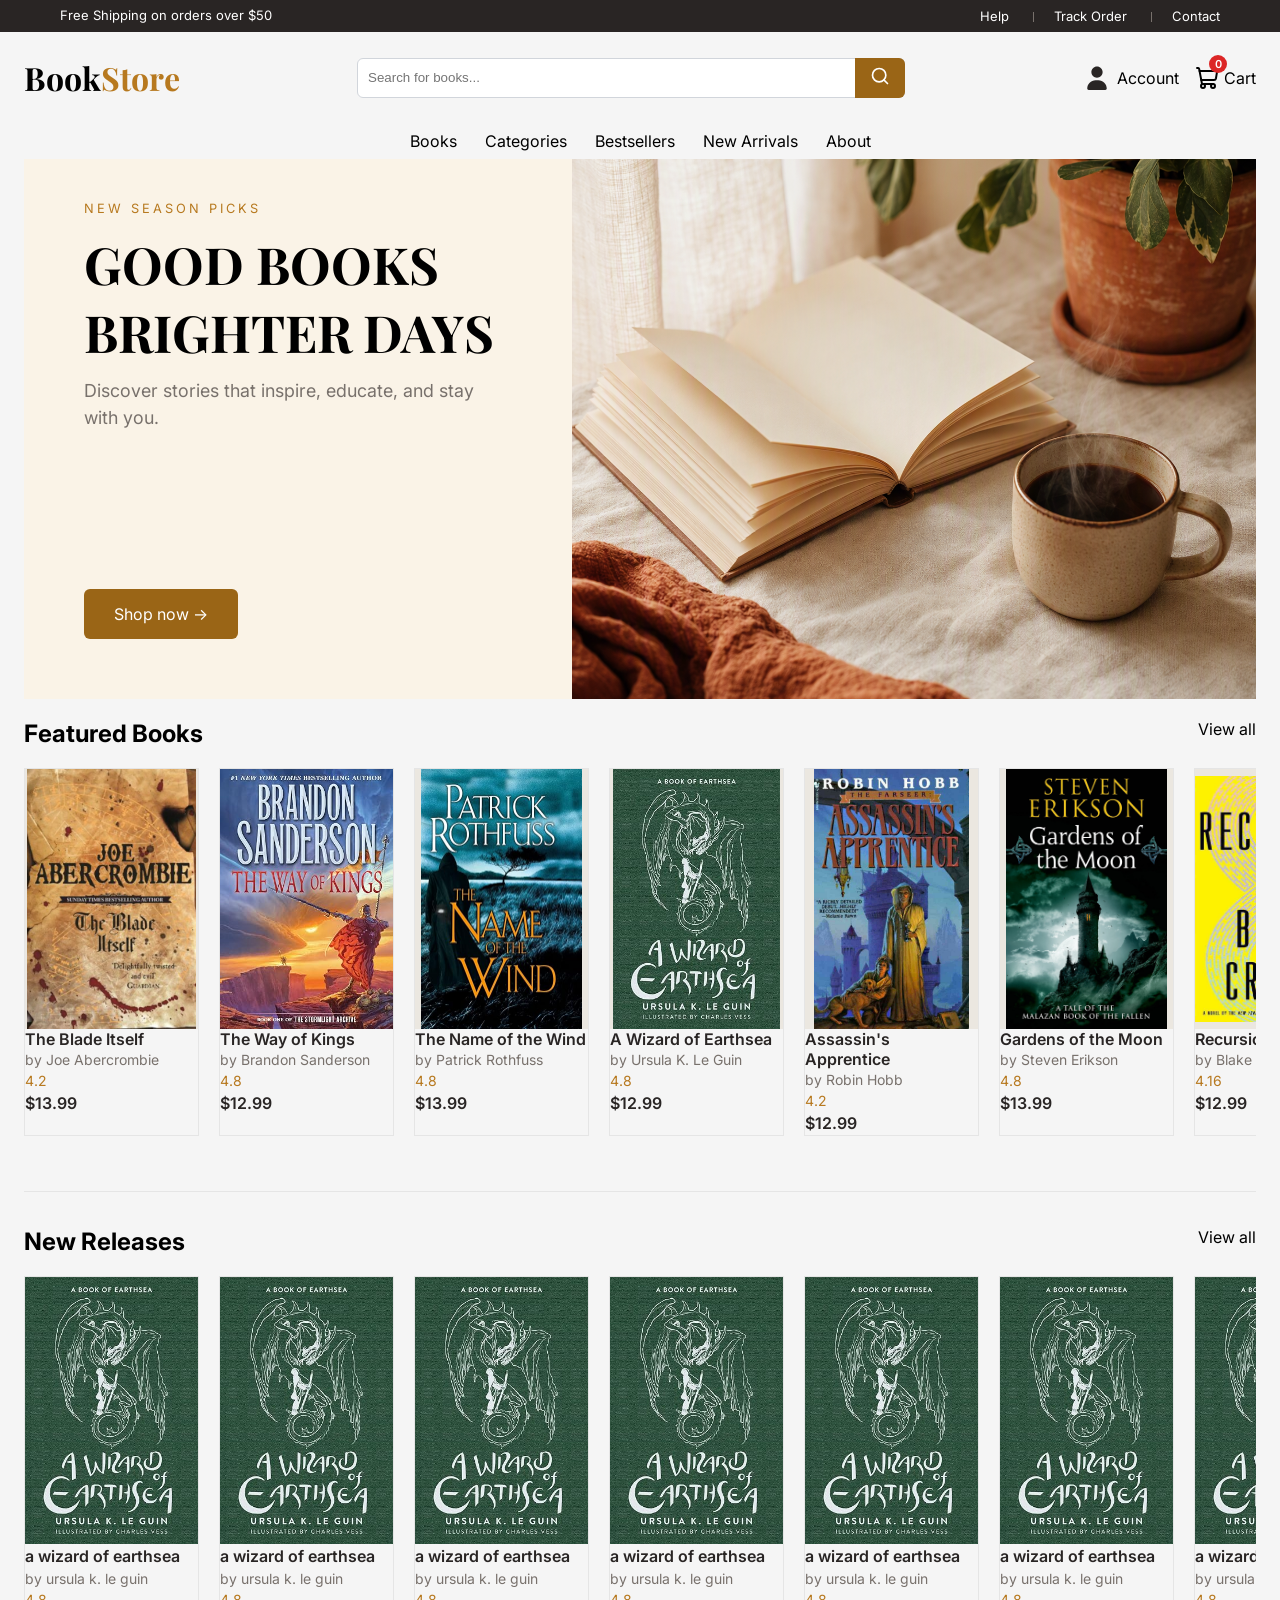
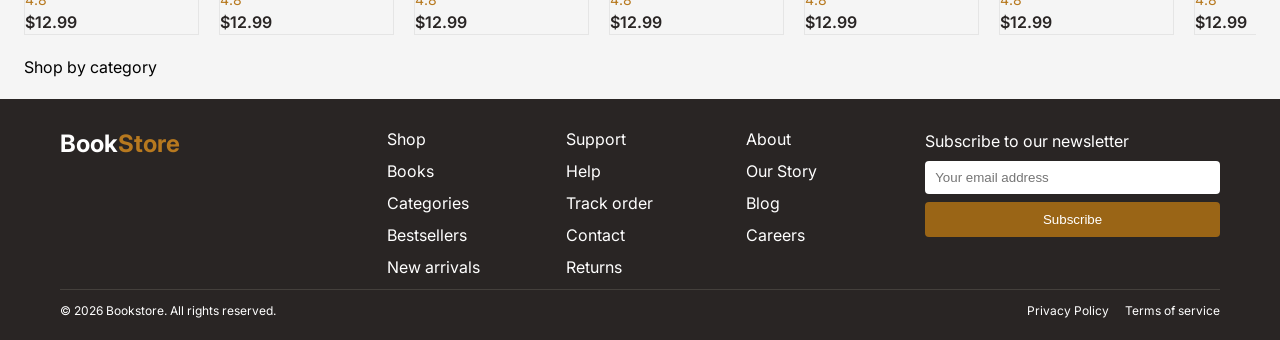
<file: index.html>
<!DOCTYPE html>
    <html>
        <head>
            <meta charset="UTF-8">
            <meta name="viewport" content="width=device-width, initial-scale=1.0">

            <link rel="preconnect" href="https://fonts.googleapis.com">
            <link rel="preconnect" href="https://fonts.gstatic.com" crossorigin>

            <link href="https://fonts.googleapis.com/css2?family=Inter:wght@400;500;600;700&family=Playfair+Display:wght@400;500;600;700&display=swap" rel="stylesheet">

            <title>BookStore</title>
            <link rel="stylesheet" href="index.css">
        </head>

        <body>
            <div class="main-container">
                <header class="header">
                    <div class="header-top">
                        <div class="header-top-left">
                            <p class="header-top-text">
                                Free Shipping on orders over $50
                            </p>
                        </div>

                        <div class="header-top-right">
                            <a href="#" class="header-top-link">
                                Help
                            </a>

                            <a href="#" class="header-top-link">
                                Track Order
                            </a>

                            <a href="#" class="header-top-link">
                                Contact
                            </a>
                        </div>
                    </div>

                    <div class="container">
                        <div class="header-bottom">
                            <h1>Book<span>Store</span></h1>


                            <div class="header-bottom-middle">
                                <input type="search" class="header-search" placeholder="Search for books...">

                                <button class="search-button">
                                    <svg xmlns="http://www.w3.org/2000/svg" width="20" height="20" viewBox="0 0 24 24" fill="none" stroke="currentColor" stroke-width="2" stroke-linecap="round" stroke-linejoin="round" class="search-icon lucide lucide-search"><path d="m21 21-4.34-4.34"/><circle cx="11" cy="11" r="8"/>
                                    </svg>
                                </button>
                                
                            </div>

                            <div class="header-bottom-right">

                                <a href="#" aria-label="account">
                                    <svg class="account-icon" xmlns="http://www.w3.org/2000/svg" viewBox="0 0 640 640"><path d="M320 312C386.3 312 440 258.3 440 192C440 125.7 386.3 72 320 72C253.7 72 200 125.7 200 192C200 258.3 253.7 312 320 312zM290.3 368C191.8 368 112 447.8 112 546.3C112 562.7 125.3 576 141.7 576L498.3 576C514.7 576 528 562.7 528 546.3C528 447.8 448.2 368 349.7 368L290.3 368z"/></svg>
                                    <span class="icon-label"> Account</span>
                                </a>

                                
                                <a href="cart.html" aria-label="cart">
                                    <svg xmlns="http://www.w3.org/2000/svg" width="24" height="24" viewBox="0 0 24 24" fill="none" stroke="currentColor" stroke-width="2" stroke-linecap="round" stroke-linejoin="round" class=" cart-icon lucide lucide-shopping-cart"><path d="m2.05 2.05 1.099-.028a1 1 0 0 1 1.008.815l2.69 14.347A1 1 0 0 0 7.83 18H18"/><path d="M4.563 5h16.435a1 1 0 0 1 .981 1.204l-1.026 6.226A2 2 0 0 1 18.962 14H6.25"/><circle cx="18" cy="20" r="2"/><circle cx="8" cy="20" r="2"/></svg>
                                    <span class="icon-label">Cart</span>
                                    <span class="cart-count">0</span>
                                </a>
                            </div>



                        </div>
                    </div>

                    <nav class="nav-menu">
                        <a class="nav-link" href="books.html">
                            Books
                        </a>

                        <a class="nav-link" href="books.html">
                            Categories
                        </a>
                        
                        <a class="nav-link" href="#">
                            Bestsellers
                        </a>

                        <a class="nav-link" href="#">
                            New Arrivals
                        </a>

                        <a class="nav-link" href="#">
                            About
                        </a>
                    </nav>
                </header>

                <section class="hero-section">
                    <div class="hero-content">
                        <div class="hero-content-text">
                            <p class="hero-eyebrow">
                                New season picks
                            </p>

                            <h2 class="hero-title">
                                GOOD BOOKS BRIGHTER DAYS
                            </h2>

                            <p class="hero-description">
                                Discover stories that inspire, educate, and stay with you.
                            </p>
                        </div>
                        
                        <a class="hero-button" href="books.html">
                            Shop now &rarr;
                        </a>
                    </div>

                    <img src="./images/Designer.png" alt="Stacked books, coffee mug and plant" class="hero-image">

                </section>

                <div class="container">
                    <main class="main-content">
                        <div class="featured-books-banner">
                            <h3 class="featured-books-title">
                                Featured Books
                            </h3>

                            <a class="view-all-link" href="#">
                                View all
                            </a>
                        </div>

                        <div class="featured-books-content">
                        </div>

                        <div class="new-releases-banner">
                            <h3 class="new-releases-title">
                                New Releases
                            </h3>

                            <a class="view-all-link" href="#">
                                View all
                            </a>
                        </div>


                        <div class="new-releases-content">
                            <div class="book-card">
                                <img src="images/a-wizard-of-earthsea.jpg" alt="A Wizard of Earthsea" class="book-image">

                                <p class="book-title">
                                    a wizard of earthsea
                                </p>
                                <p class="book-author">
                                    by ursula k. le guin
                                </p>

                                <p class="book-rating">
                                    4.8
                                </p>

                                <p class="book-price">
                                    $12.99
                                </p>
                            </div>
                            <div class="book-card">
                                <img src="images/a-wizard-of-earthsea.jpg" alt="A Wizard of Earthsea" class="book-image">

                                <p class="book-title">
                                    a wizard of earthsea
                                </p>
                                <p class="book-author">
                                    by ursula k. le guin
                                </p>

                                <p class="book-rating">
                                    4.8
                                </p>

                                <p class="book-price">
                                    $12.99
                                </p>
                            </div>

                            <div class="book-card">
                                <img src="images/a-wizard-of-earthsea.jpg" alt="A Wizard of Earthsea" class="book-image">

                                <p class="book-title">
                                    a wizard of earthsea
                                </p>
                                <p class="book-author">
                                    by ursula k. le guin
                                </p>

                                <p class="book-rating">
                                    4.8
                                </p>

                                <p class="book-price">
                                    $12.99
                                </p>
                            </div>

                            <div class="book-card">
                                <img src="images/a-wizard-of-earthsea.jpg" alt="A Wizard of Earthsea" class="book-image">

                                <p class="book-title">
                                    a wizard of earthsea
                                </p>
                                <p class="book-author">
                                    by ursula k. le guin
                                </p>

                                <p class="book-rating">
                                    4.8
                                </p>

                                <p class="book-price">
                                    $12.99
                                </p>
                            </div>

                            <div class="book-card">
                                <img src="images/a-wizard-of-earthsea.jpg" alt="A Wizard of Earthsea" class="book-image">

                                <p class="book-title">
                                    a wizard of earthsea
                                </p>
                                <p class="book-author">
                                    by ursula k. le guin
                                </p>

                                <p class="book-rating">
                                    4.8
                                </p>

                                <p class="book-price">
                                    $12.99
                                </p>
                            </div>

                            <div class="book-card">
                                <img src="images/a-wizard-of-earthsea.jpg" alt="A Wizard of Earthsea" class="book-image">

                                <p class="book-title">
                                    a wizard of earthsea
                                </p>
                                <p class="book-author">
                                    by ursula k. le guin
                                </p>

                                <p class="book-rating">
                                    4.8
                                </p>

                                <p class="book-price">
                                    $12.99
                                </p>
                            </div>

                            <div class="book-card">
                                <img src="images/a-wizard-of-earthsea.jpg" alt="A Wizard of Earthsea" class="book-image">

                                <p class="book-title">
                                    a wizard of earthsea
                                </p>
                                <p class="book-author">
                                    by ursula k. le guin
                                </p>

                                <p class="book-rating">
                                    4.8
                                </p>

                                <p class="book-price">
                                    $12.99
                                </p>
                            </div>

                            <div class="book-card">
                                <img src="images/a-wizard-of-earthsea.jpg" alt="A Wizard of Earthsea" class="book-image">

                                <p class="book-title">
                                    a wizard of earthsea
                                </p>
                                <p class="book-author">
                                    by ursula k. le guin
                                </p>

                                <p class="book-rating">
                                    4.8
                                </p>

                                <p class="book-price">
                                    $12.99
                                </p>
                            </div>

                            <div class="book-card">
                                <img src="images/a-wizard-of-earthsea.jpg" alt="A Wizard of Earthsea" class="book-image">

                                <p class="book-title">
                                    a wizard of earthsea
                                </p>
                                <p class="book-author">
                                    by ursula k. le guin
                                </p>

                                <p class="book-rating">
                                    4.8
                                </p>

                                <p class="book-price">
                                    $12.99
                                </p>
                            </div>

                            <div class="book-card">
                                <img src="images/a-wizard-of-earthsea.jpg" alt="A Wizard of Earthsea" class="book-image">

                                <p class="book-title">
                                    a wizard of earthsea
                                </p>
                                <p class="book-author">
                                    by ursula k. le guin
                                </p>

                                <p class="book-rating">
                                    4.8
                                </p>

                                <p class="book-price">
                                    $12.99
                                </p>
                            </div>
                        </div>

                        <div>
                            <p>
                                Shop by category
                            </p>
                        </div>
                        
                    </main>                
                </div>



                <footer class="footer">
                    <div class="top-footer">
                        <div class="footer-brand">
                            <h3 class="footer-title">
                                Book<span>Store</span>
                            </h3>

                            <div class="footer-socials">

                            </div>
                        </div>
                        <div class="footer-shop">
                            <a href="#">
                                Shop
                            </a>

                            <a href="#">
                                Books
                            </a>

                            <a href="#">
                                Categories
                            </a>

                            <a href="#">
                                Bestsellers
                            </a>

                            <a href="#">
                                New arrivals
                            </a>
                        </div>

                        <div class="footer-support">
                            <a href="#">
                                Support
                            </a>

                            <a href="#">
                                Help
                            </a>

                            <a href="#">
                                Track order
                            </a>

                            <a href="#">
                                Contact
                            </a>

                            <a href="#">
                                Returns
                            </a>
                        </div>

                        <div class="footer-about">
                            <a href="#">
                                About
                            </a>

                            <a href="#">
                                Our Story
                            </a>

                            <a href="#">
                                Blog
                            </a>

                            <a href="#">
                                Careers
                            </a>
                        </div>

                        <div class="footer-newsletter">
                            <p>Subscribe to our newsletter</p>
                            <input type="email" class="newsletter-input" placeholder="Your email address">
                            <button class="newsletter-button">
                                Subscribe
                            </button>
                        </div>
                    </div>

                    <div class="bottom-footer">
                        <p>
                            © 2026 Bookstore. All rights reserved.
                        </p>

                        <div class="bottom-footer-right">
                            <p>
                                Privacy Policy
                            </p>

                            <p>
                                Terms of service
                            </p>
                        </div>
                    </div>
                </footer>


            </div>
            <script src="scripts/index.js" type="module"></script>
            <script src="scripts/cart.js" type="module"></script>
        </body>
    </html>
</file>
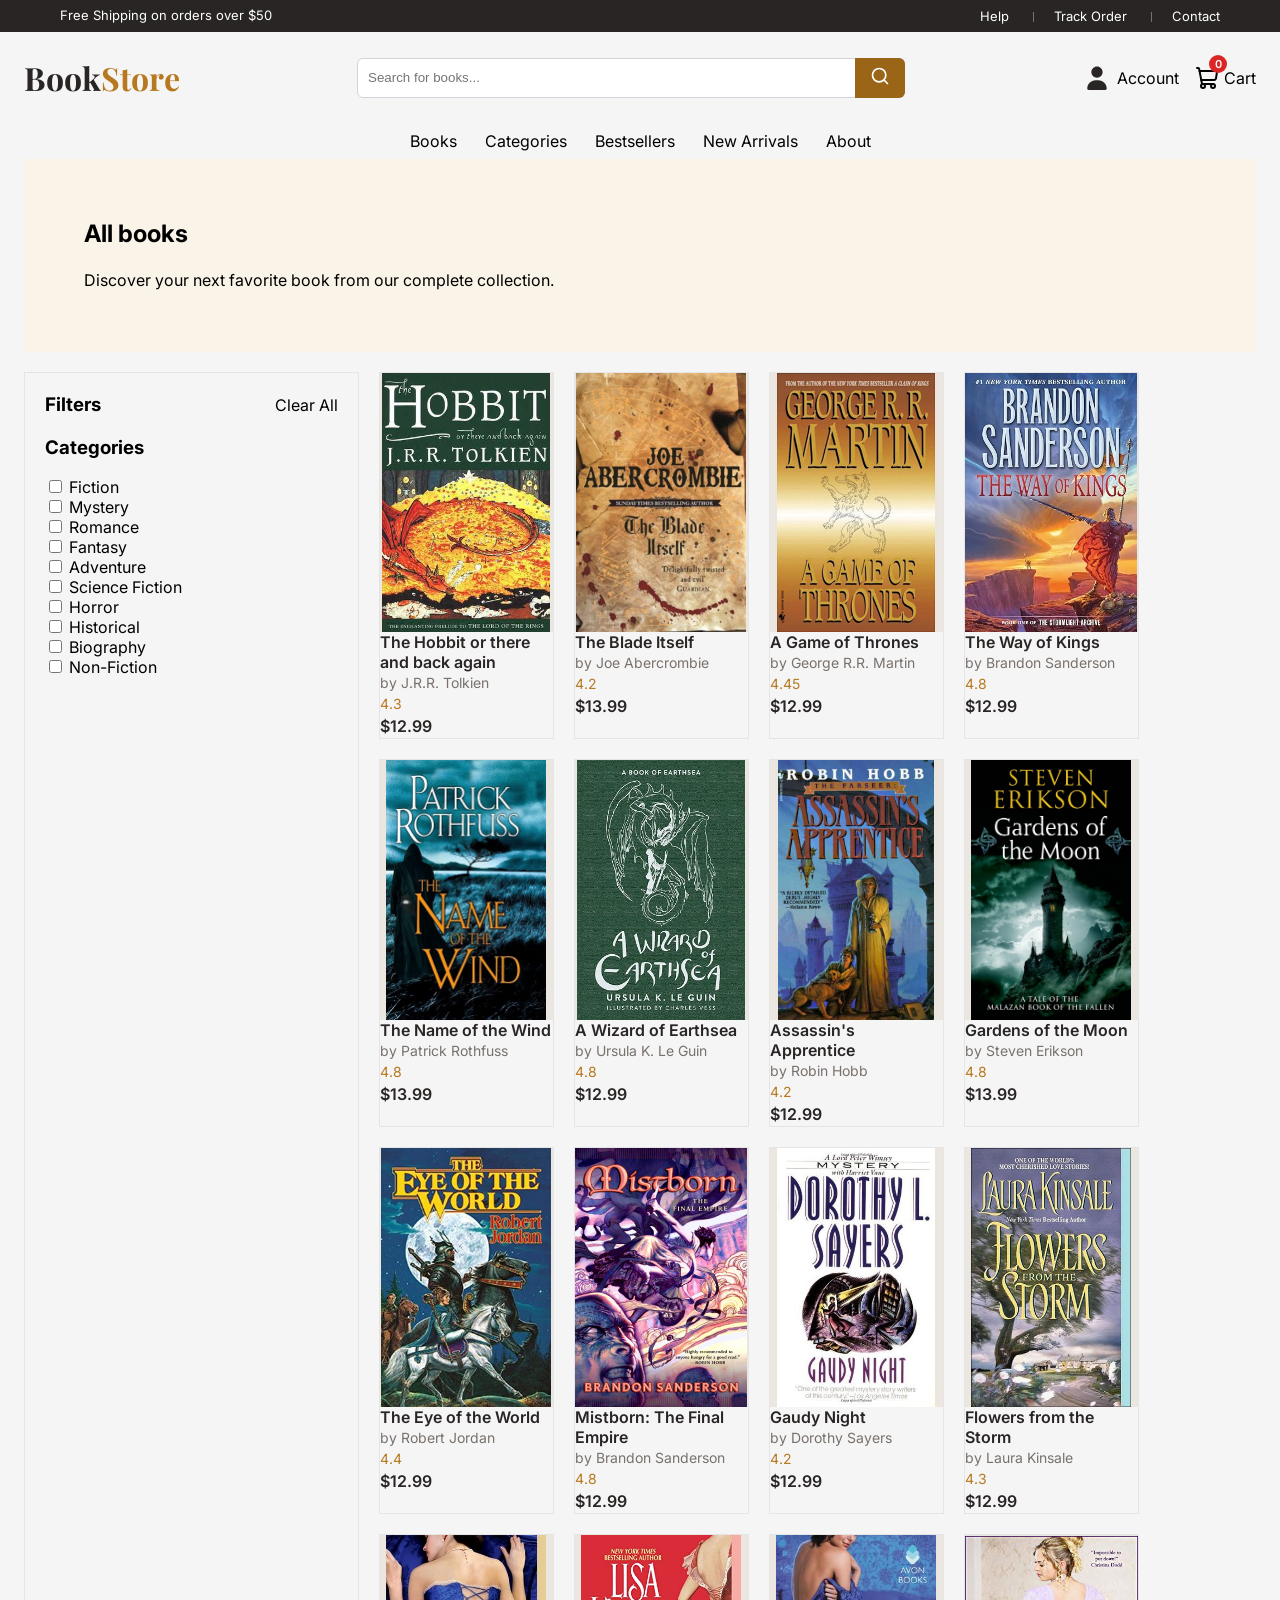
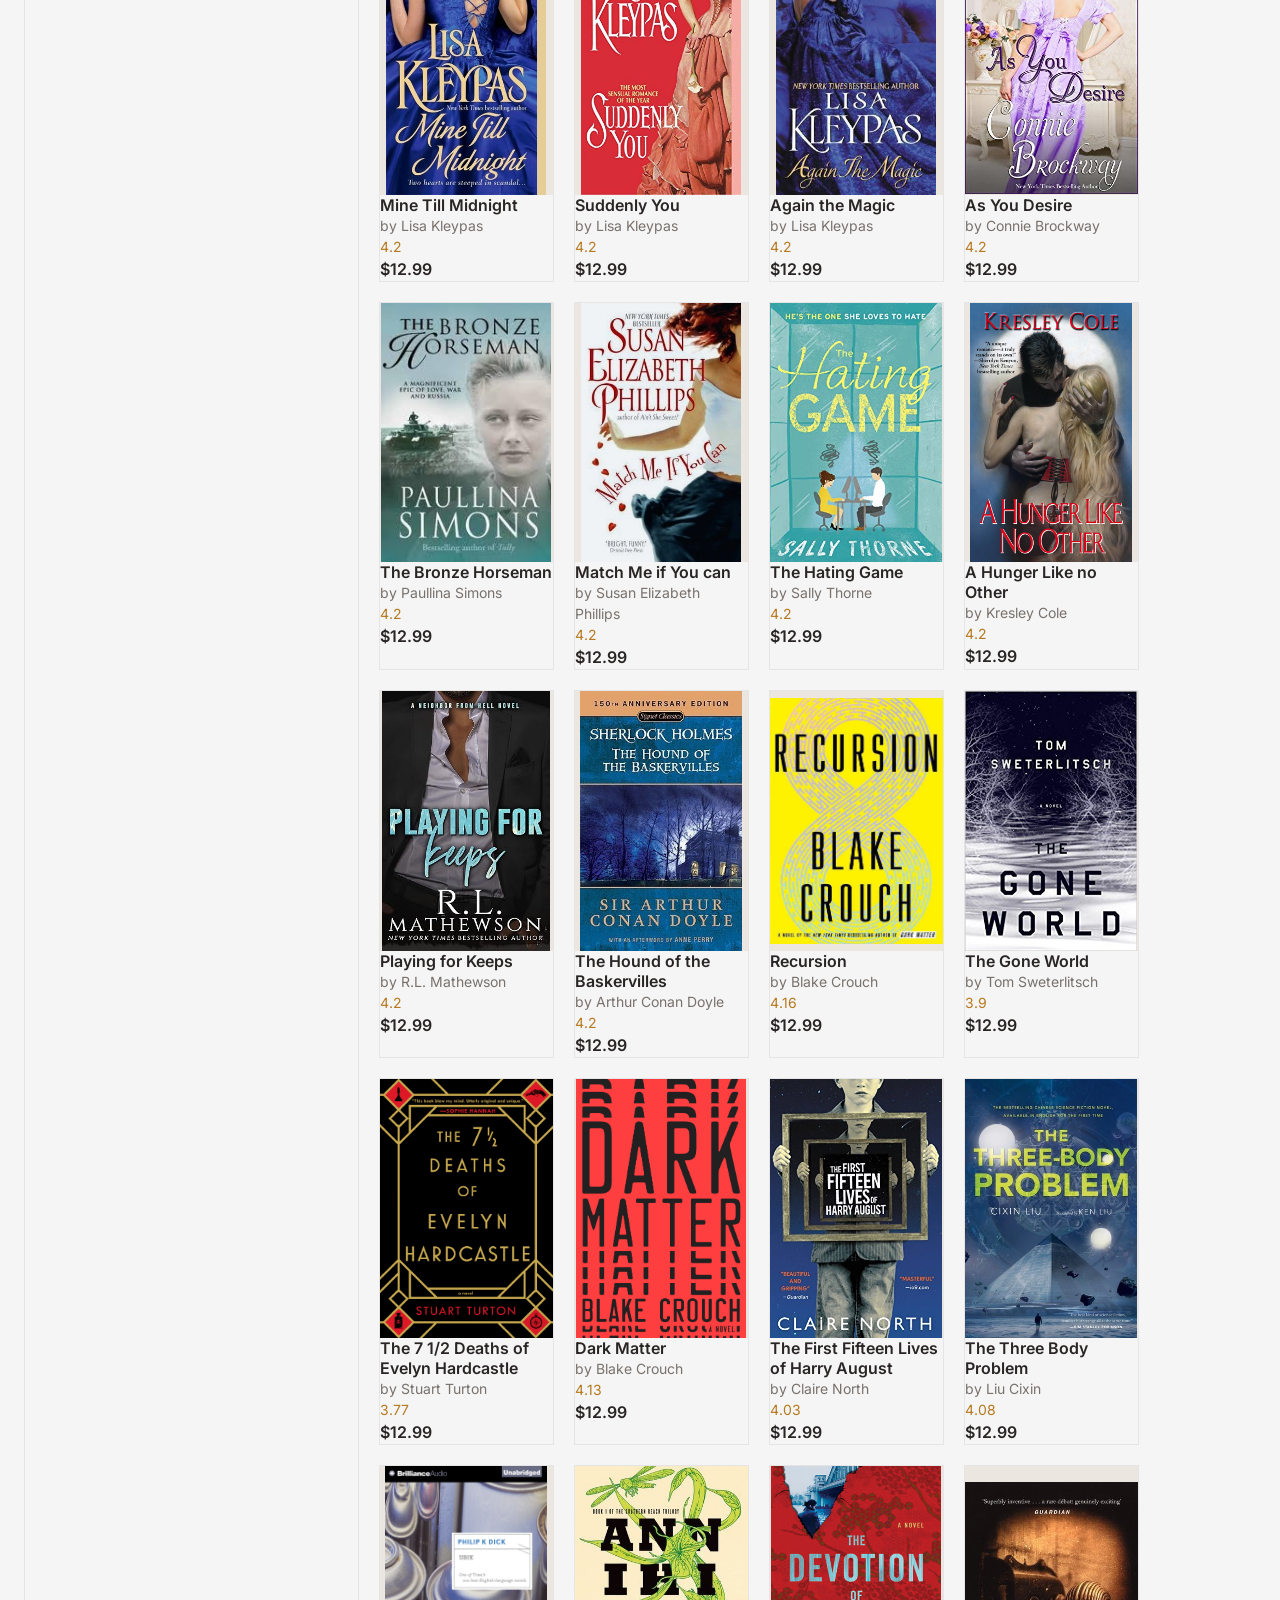
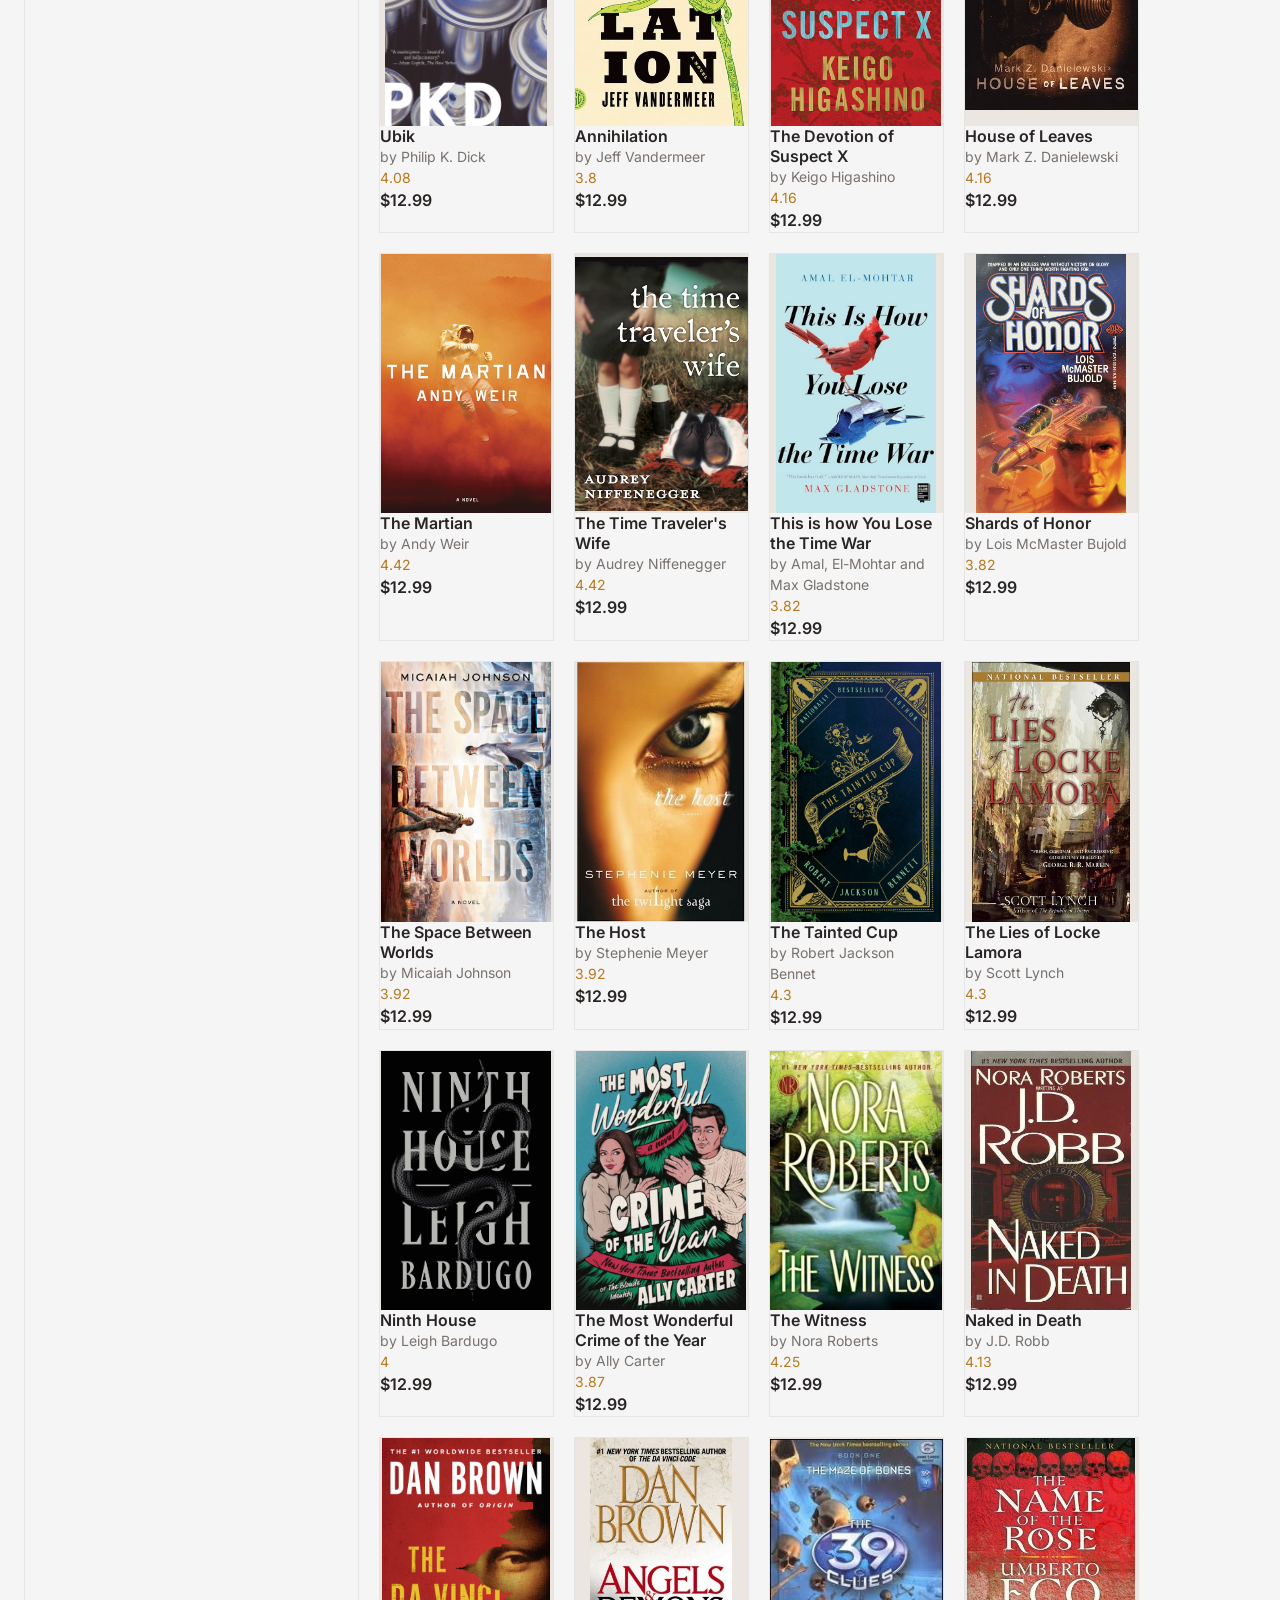
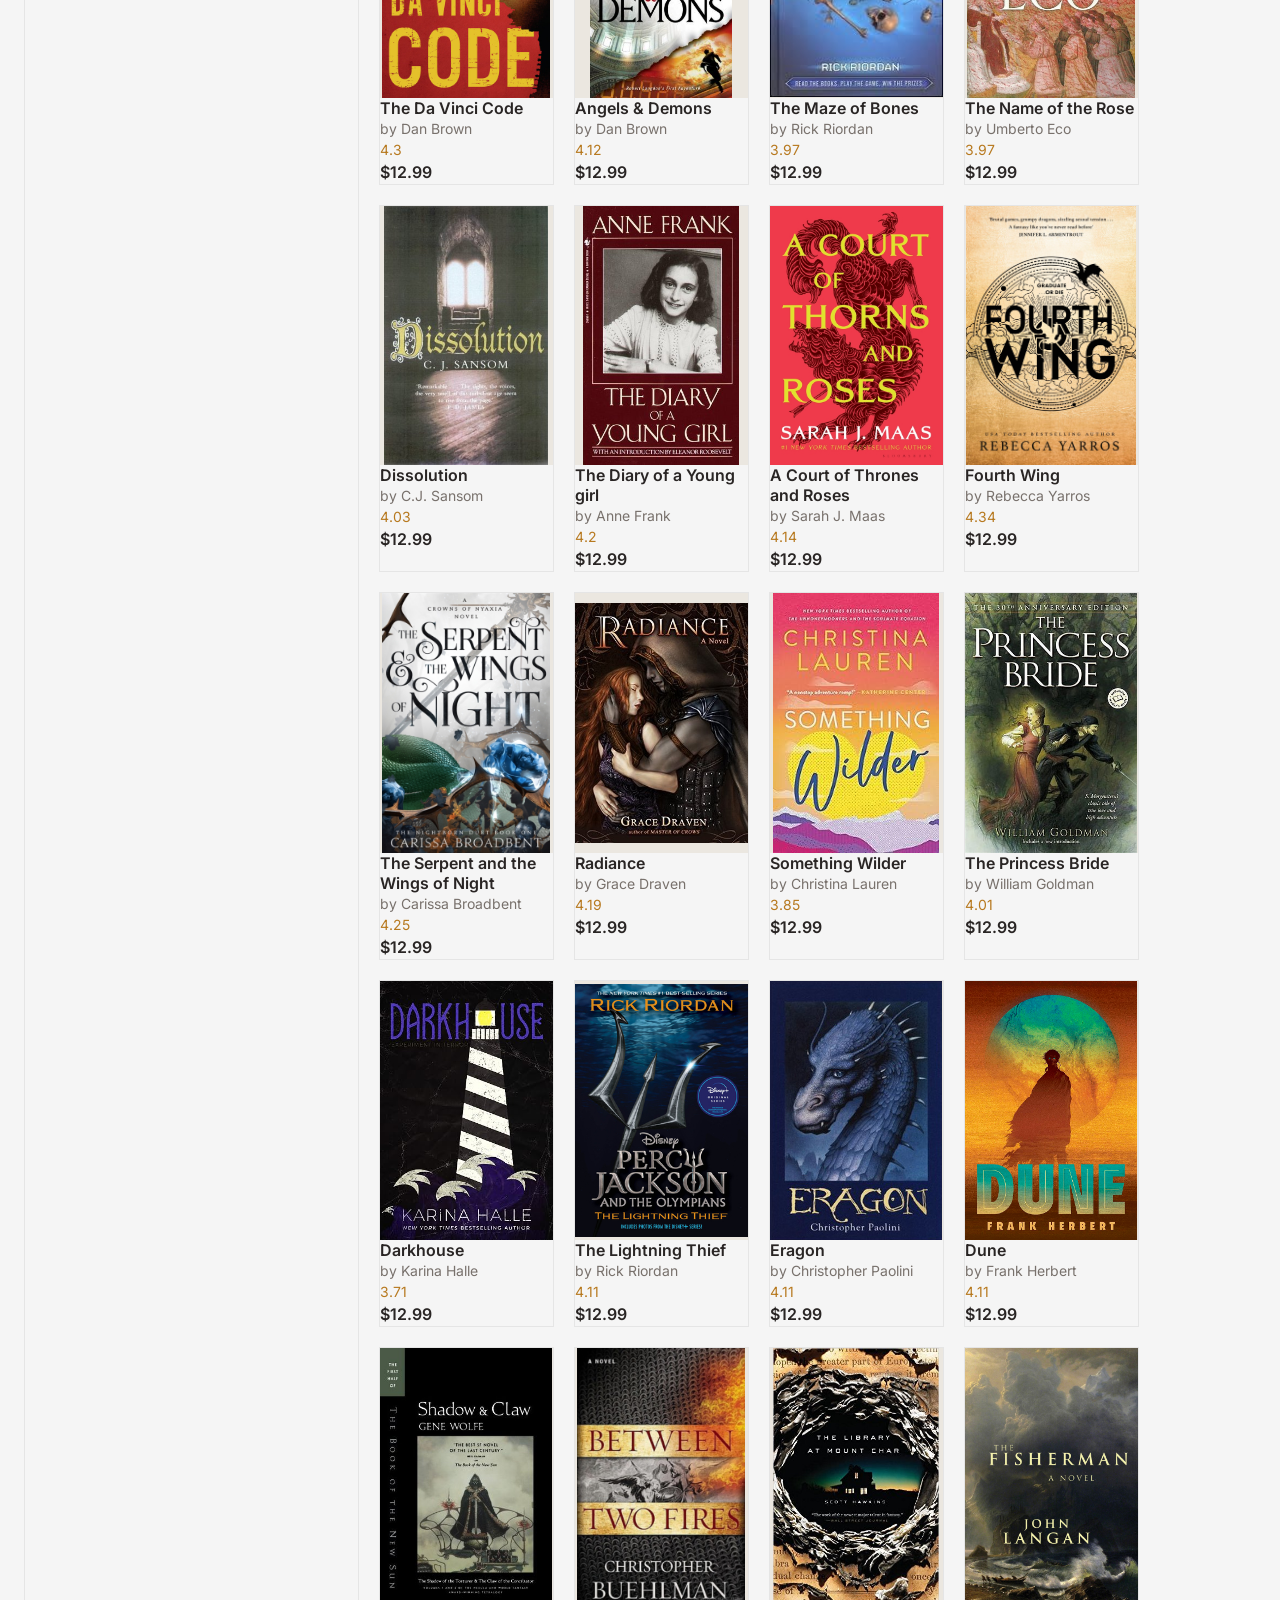
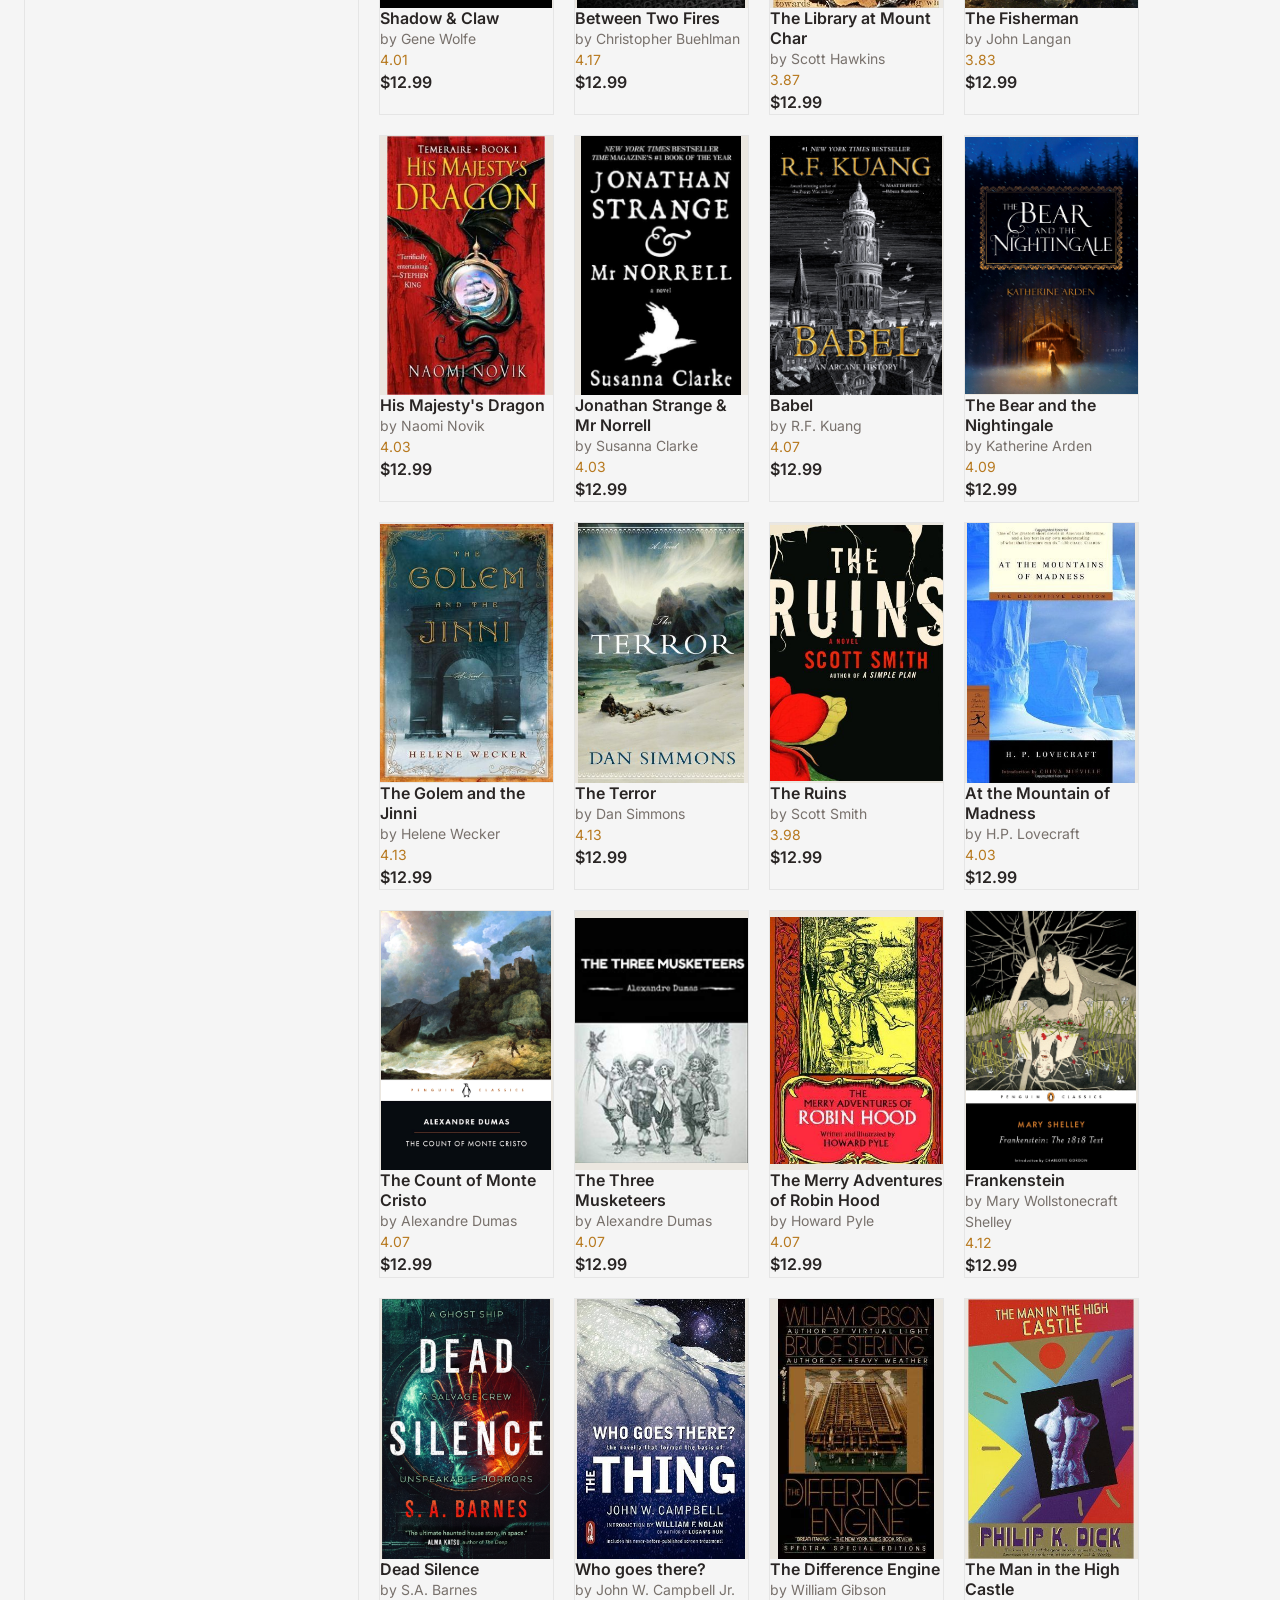
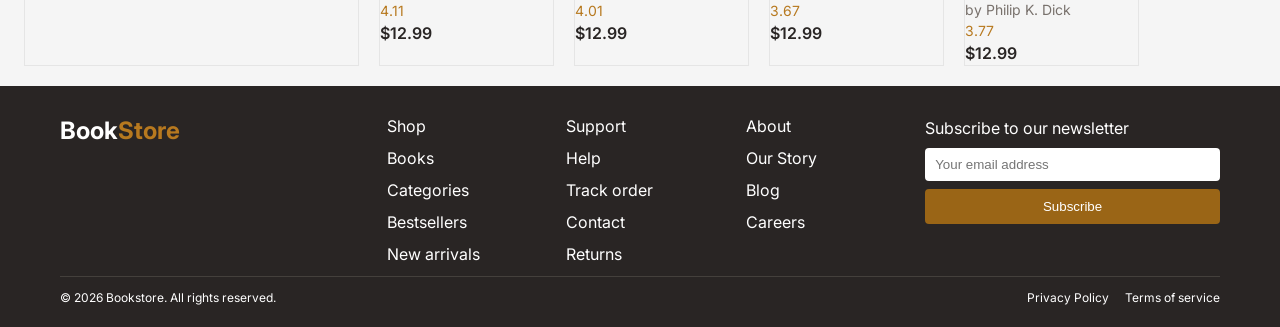
<file: books.html>
<!DOCTYPE html>
    <html>
        <head>
            <meta charset="UTF-8">
            <meta name="viewport" content="width=device-width, initial-scale=1.0">

            <link rel="preconnect" href="https://fonts.googleapis.com">
            <link rel="preconnect" href="https://fonts.gstatic.com" crossorigin>

            <link href="https://fonts.googleapis.com/css2?family=Inter:wght@400;500;600;700&family=Playfair+Display:wght@400;500;600;700&display=swap" rel="stylesheet">

            <title>BookStore</title>
            <link rel="stylesheet" href="books.css">
            <link rel="stylesheet" href="index.css">
        </head>

        <body>
            <div class="main-container">
                <header class="header">
                    <div class="header-top">
                        <div class="header-top-left">
                            <p class="header-top-text">
                                Free Shipping on orders over $50
                            </p>
                        </div>

                        <div class="header-top-right">
                            <a href="#" class="header-top-link">
                                Help
                            </a>

                            <a href="#" class="header-top-link">
                                Track Order
                            </a>

                            <a href="#" class="header-top-link">
                                Contact
                            </a>
                        </div>
                    </div>

                    <div class="container">
                        <div class="header-bottom">
                            <a href="index.html" class="header-bottom-logo">Book<span>Store</span></a>


                            <div class="header-bottom-middle">
                                <input type="search" class="header-search" placeholder="Search for books...">

                                <button class="search-button">
                                    <svg xmlns="http://www.w3.org/2000/svg" width="20" height="20" viewBox="0 0 24 24" fill="none" stroke="currentColor" stroke-width="2" stroke-linecap="round" stroke-linejoin="round" class="search-icon lucide lucide-search"><path d="m21 21-4.34-4.34"/><circle cx="11" cy="11" r="8"/>
                                    </svg>
                                </button>
                                
                            </div>

                            <div class="header-bottom-right">

                                <a href="#" aria-label="account">
                                    <svg class="account-icon" xmlns="http://www.w3.org/2000/svg" viewBox="0 0 640 640"><path d="M320 312C386.3 312 440 258.3 440 192C440 125.7 386.3 72 320 72C253.7 72 200 125.7 200 192C200 258.3 253.7 312 320 312zM290.3 368C191.8 368 112 447.8 112 546.3C112 562.7 125.3 576 141.7 576L498.3 576C514.7 576 528 562.7 528 546.3C528 447.8 448.2 368 349.7 368L290.3 368z"/></svg>
                                    <span class="icon-label"> Account</span>
                                </a>

                                
                                <a href="cart.html" aria-label="cart">
                                    <svg xmlns="http://www.w3.org/2000/svg" width="24" height="24" viewBox="0 0 24 24" fill="none" stroke="currentColor" stroke-width="2" stroke-linecap="round" stroke-linejoin="round" class=" cart-icon lucide lucide-shopping-cart"><path d="m2.05 2.05 1.099-.028a1 1 0 0 1 1.008.815l2.69 14.347A1 1 0 0 0 7.83 18H18"/><path d="M4.563 5h16.435a1 1 0 0 1 .981 1.204l-1.026 6.226A2 2 0 0 1 18.962 14H6.25"/><circle cx="18" cy="20" r="2"/><circle cx="8" cy="20" r="2"/></svg>
                                    <span class="icon-label">Cart</span>
                                    <span class="cart-count">0</span>
                                </a>
                            </div>



                        </div>
                    </div>

                    <nav class="nav-menu">
                        <a class="nav-link" href="books.html">
                            Books
                        </a>

                        <a class="nav-link" href="books.html">
                            Categories
                        </a>
                        
                        <a class="nav-link" href="#">
                            Bestsellers
                        </a>

                        <a class="nav-link" href="#">
                            New Arrivals
                        </a>

                        <a class="nav-link" href="#">
                            About
                        </a>
                    </nav>
                </header>

                <section class="hero-section">
                    <div class="hero-content">
                        <h2>
                            All books
                        </h2>

                        <p>
                            Discover your next favorite book from our complete collection.
                        </p>
                    </div>
                </section>

                <div class="container">
                    <div class="content-wrapper">
                        <button class="filter-toggle" aria-expanded="false" aria-controls="filters">
                            Filters
                        </button>
                        <aside class="sidebar" id="filters">
                            <div class="sidebar-header">
                                <h3 class="sidebar-title">
                                    Filters
                                </h3>

                                <p>
                                    Clear All
                                </p>
                            </div>

                            <div class="category-filter">
                                <h3>
                                    Categories
                                </h3>
                                
                                <div class="category-options">
                                    <input type="checkbox" id="fiction" value="fiction">
                                    <label for="fiction">
                                        Fiction
                                    </label>
                                </div>

                                <div class="category-options">
                                    <input type="checkbox" id="mystery" value="mystery">
                                    <label for="mystery">
                                        Mystery
                                    </label>
                                </div>

                                <div class="category-options">
                                    <input type="checkbox" id="romance" value="romance">
                                    <label for="romance">
                                        Romance
                                    </label>
                                </div>

                                <div class="category-options">
                                    <input type="checkbox" id="fantasy" value="fantasy">
                                    <label for="fantasy">
                                        Fantasy
                                    </label>
                                </div>

                                <div class="category-options">
                                    <input type="checkbox" id="adventure" value="adventure">
                                    <label for="adventure">
                                        Adventure
                                    </label>
                                </div>

                                <div class="category-options">
                                    <input type="checkbox" id="science-fiction" value="science fiction">
                                    <label for="science-fiction">
                                        Science Fiction
                                    </label>
                                </div>

                                <div class="category-options">
                                    <input type="checkbox" id="horror" value="horror">
                                    <label for="horror">
                                        Horror
                                    </label>
                                </div>

                                <div class="category-options">
                                    <input type="checkbox" id="historical" value="historical">
                                    <label for="historical">
                                        Historical
                                    </label>
                                </div>

                                <div class="category-options">
                                    <input type="checkbox" id="biography" value="biography">
                                    <label for="biography">
                                        Biography
                                    </label>
                                </div>

                                <div class="category-options">
                                    <input type="checkbox" id="non-fiction" value="non fiction">
                                    <label for="non-fiction">
                                        Non-Fiction
                                    </label>
                                </div>
                            </div>

                            <div class="price-range-filter">
                                
                            </div>

                            <div class="rating-filter">

                            </div>

                            <div class="format-filter">

                            </div>

                        </aside>

                        <div class="book-grid">
                        </div>
                    </div>

                </div>

                <footer class="footer">
                    <div class="top-footer">
                        <div class="footer-brand">
                            <h3 class="footer-title">
                                Book<span>Store</span>
                            </h3>

                            <div class="footer-socials">

                            </div>
                        </div>
                        <div class="footer-shop">
                            <a href="#">
                                Shop
                            </a>

                            <a href="#">
                                Books
                            </a>

                            <a href="#">
                                Categories
                            </a>

                            <a href="#">
                                Bestsellers
                            </a>

                            <a href="#">
                                New arrivals
                            </a>
                        </div>

                        <div class="footer-support">
                            <a href="#">
                                Support
                            </a>

                            <a href="#">
                                Help
                            </a>

                            <a href="#">
                                Track order
                            </a>

                            <a href="#">
                                Contact
                            </a>

                            <a href="#">
                                Returns
                            </a>
                        </div>

                        <div class="footer-about">
                            <a href="#">
                                About
                            </a>

                            <a href="#">
                                Our Story
                            </a>

                            <a href="#">
                                Blog
                            </a>

                            <a href="#">
                                Careers
                            </a>
                        </div>

                        <div class="footer-newsletter">
                            <p>Subscribe to our newsletter</p>
                            <input type="email" class="newsletter-input" placeholder="Your email address">
                            <button class="newsletter-button">
                                Subscribe
                            </button>
                        </div>
                    </div>

                    <div class="bottom-footer">
                        <p>
                            © 2026 Bookstore. All rights reserved.
                        </p>

                        <div class="bottom-footer-right">
                            <p>
                                Privacy Policy
                            </p>

                            <p>
                                Terms of service
                            </p>
                        </div>
                    </div>
                </footer>


            </div>
            <script src="scripts/all-books-page-render.js" type="module"></script>
            <script src="scripts/cart.js" type="module"></script>
        </body>
    </html>
</file>
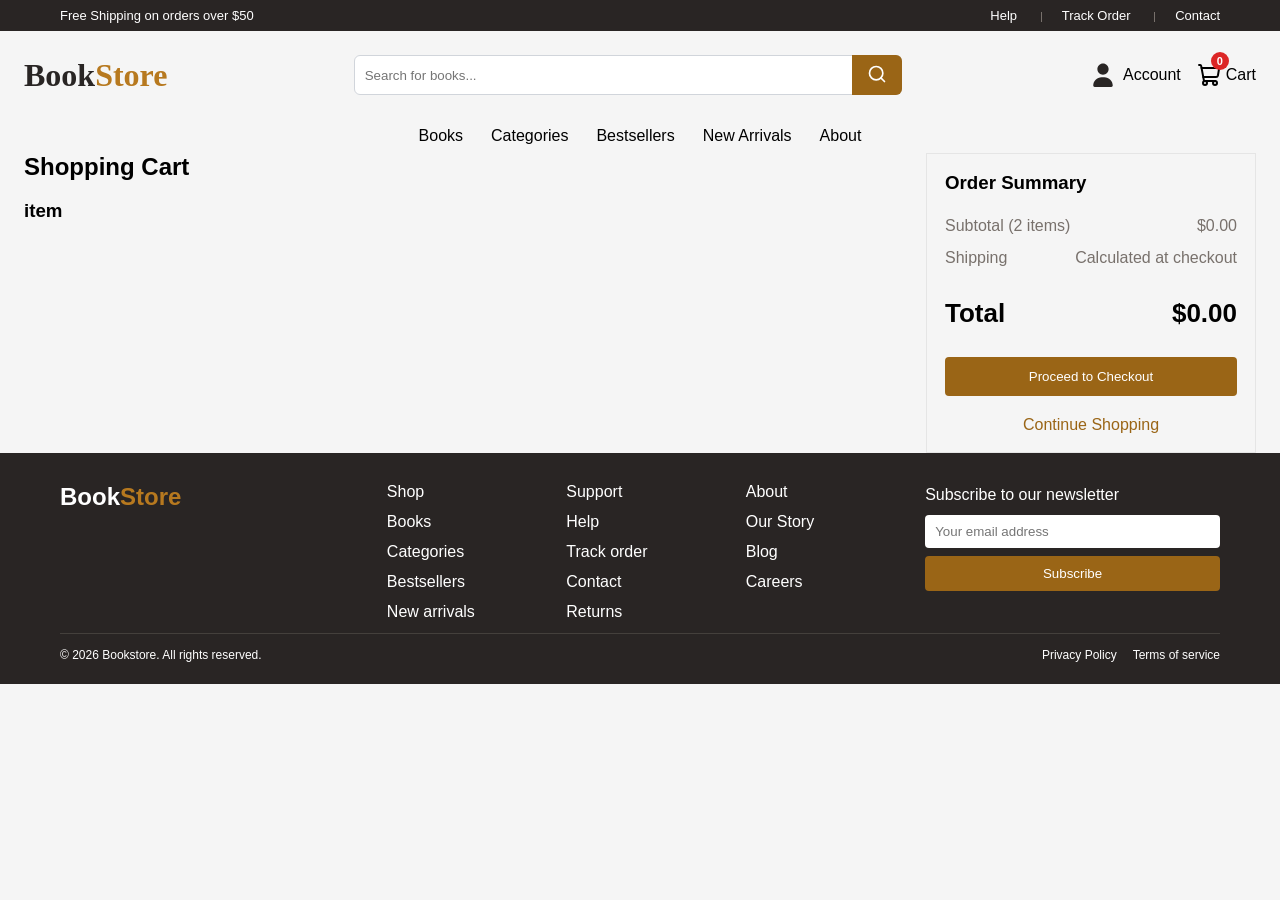
<file: cart.html>
<!DOCTYPE html>
<html>
    <head>
        <link rel="stylesheet" href="index.css">
        <link rel="stylesheet" href="cart.css">
    </head>
    
    <body>
        <div class="main-container">
            <header class="header">
                <div class="header-top">
                    <div class="header-top-left">
                        <p class="header-top-text">
                            Free Shipping on orders over $50
                        </p>
                    </div>

                    <div class="header-top-right">
                        <a href="#" class="header-top-link">
                            Help
                        </a>

                        <a href="#" class="header-top-link">
                            Track Order
                        </a>

                        <a href="#" class="header-top-link">
                            Contact
                        </a>
                    </div>
                </div>

                <div class="container">
                    <div class="header-bottom">
                        <a href="index.html" class="header-bottom-logo">Book<span>Store</span></a>


                        <div class="header-bottom-middle">
                            <input type="search" class="header-search" placeholder="Search for books...">

                            <button class="search-button">
                                <svg xmlns="http://www.w3.org/2000/svg" width="20" height="20" viewBox="0 0 24 24" fill="none" stroke="currentColor" stroke-width="2" stroke-linecap="round" stroke-linejoin="round" class="search-icon lucide lucide-search"><path d="m21 21-4.34-4.34"/><circle cx="11" cy="11" r="8"/>
                                </svg>
                            </button>
                            
                        </div>

                        <div class="header-bottom-right">

                            <a href="#" aria-label="account">
                                <svg class="account-icon" xmlns="http://www.w3.org/2000/svg" viewBox="0 0 640 640"><path d="M320 312C386.3 312 440 258.3 440 192C440 125.7 386.3 72 320 72C253.7 72 200 125.7 200 192C200 258.3 253.7 312 320 312zM290.3 368C191.8 368 112 447.8 112 546.3C112 562.7 125.3 576 141.7 576L498.3 576C514.7 576 528 562.7 528 546.3C528 447.8 448.2 368 349.7 368L290.3 368z"/></svg>
                                <span class="icon-label"> Account</span>
                            </a>

                            
                            <a href="#" aria-label="cart">
                                <svg xmlns="http://www.w3.org/2000/svg" width="24" height="24" viewBox="0 0 24 24" fill="none" stroke="currentColor" stroke-width="2" stroke-linecap="round" stroke-linejoin="round" class=" cart-icon lucide lucide-shopping-cart"><path d="m2.05 2.05 1.099-.028a1 1 0 0 1 1.008.815l2.69 14.347A1 1 0 0 0 7.83 18H18"/><path d="M4.563 5h16.435a1 1 0 0 1 .981 1.204l-1.026 6.226A2 2 0 0 1 18.962 14H6.25"/><circle cx="18" cy="20" r="2"/><circle cx="8" cy="20" r="2"/></svg>
                                <span class="icon-label">Cart</span>
                                <span class="cart-count">0</span>
                            </a>
                        </div>



                    </div>
                </div>

                <nav class="nav-menu">
                    <a class="nav-link" href="books.html">
                        Books
                    </a>

                    <a class="nav-link" href="books.html">
                        Categories
                    </a>
                    
                    <a class="nav-link" href="#">
                        Bestsellers
                    </a>

                    <a class="nav-link" href="#">
                        New Arrivals
                    </a>

                    <a class="nav-link" href="#">
                        About
                    </a>
                </nav>
            </header>
        </div>

        <div class="container">
            <div class="shoping-section">
                <div>
                    <h2>
                        Shopping Cart
                    </h2>

                    <h3>
                        item
                    </h3>

                    <div class="cart-items">
                    </div>
                </div>

                <div class="total-cost js-total-cost">
                </div>
            </div>
        </div>


        <footer class="footer">
            <div class="top-footer">
                <div class="footer-brand">
                    <h3 class="footer-title">
                        Book<span>Store</span>
                    </h3>

                    <div class="footer-socials">

                    </div>
                </div>
                <div class="footer-shop">
                    <a href="#">
                        Shop
                    </a>

                    <a href="#">
                        Books
                    </a>

                    <a href="#">
                        Categories
                    </a>

                    <a href="#">
                        Bestsellers
                    </a>

                    <a href="#">
                        New arrivals
                    </a>
                </div>

                <div class="footer-support">
                    <a href="#">
                        Support
                    </a>

                    <a href="#">
                        Help
                    </a>

                    <a href="#">
                        Track order
                    </a>

                    <a href="#">
                        Contact
                    </a>

                    <a href="#">
                        Returns
                    </a>
                </div>

                <div class="footer-about">
                    <a href="#">
                        About
                    </a>

                    <a href="#">
                        Our Story
                    </a>

                    <a href="#">
                        Blog
                    </a>

                    <a href="#">
                        Careers
                    </a>
                </div>

                <div class="footer-newsletter">
                    <p>Subscribe to our newsletter</p>
                    <input type="email" class="newsletter-input" placeholder="Your email address">
                    <button class="newsletter-button">
                        Subscribe
                    </button>
                </div>
            </div>

            <div class="bottom-footer">
                <p>
                    © 2026 Bookstore. All rights reserved.
                </p>

                <div class="bottom-footer-right">
                    <p>
                        Privacy Policy
                    </p>

                    <p>
                        Terms of service
                    </p>
                </div>
            </div>
        </footer>

        <script src="scripts/cart.js" type="module"></script>
    </body>
</html>
</file>
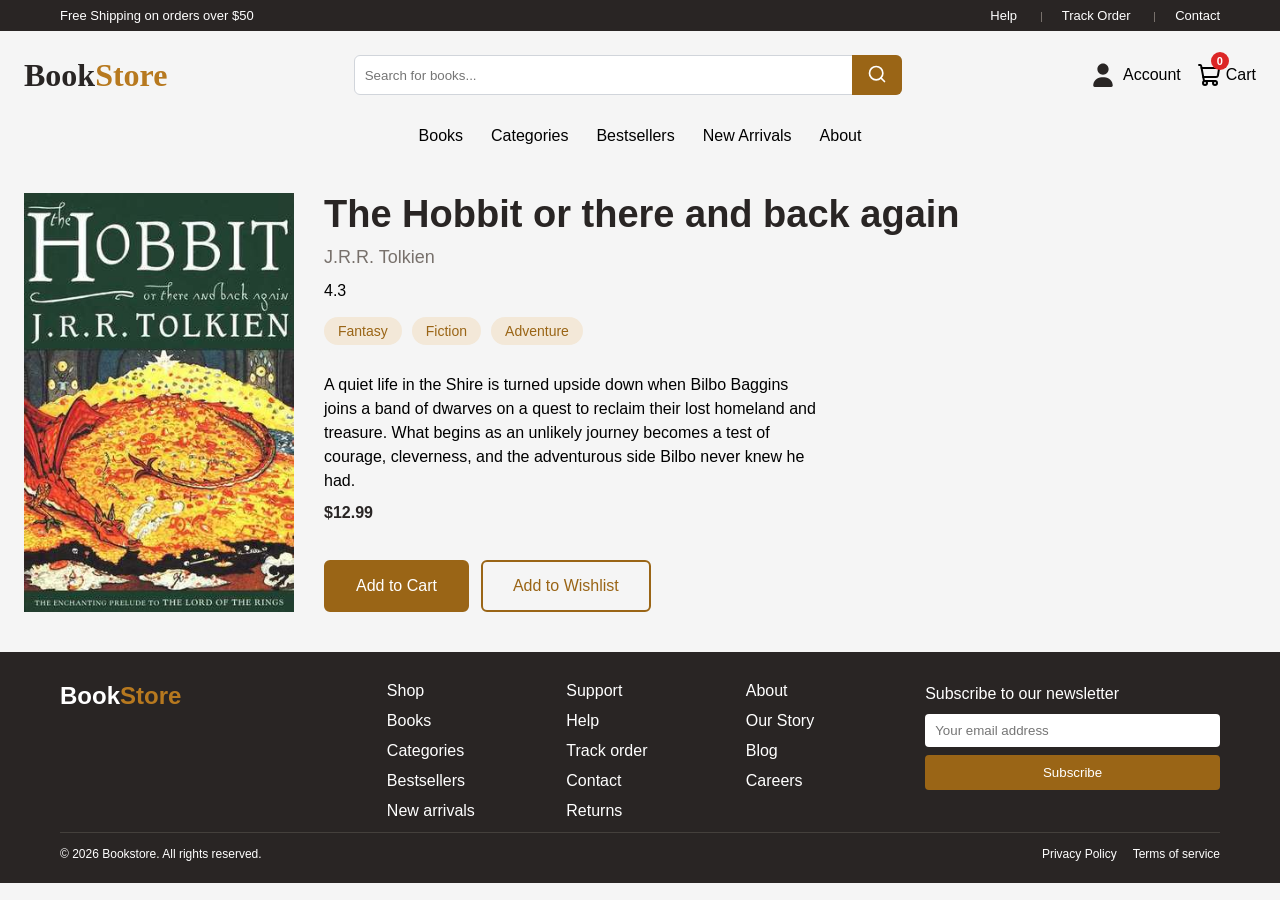
<file: checkout.html>
<!DOCTYPE html>
<html>
    <head>
        <title> Checkout </title>
        <link rel="stylesheet" href="index.css">
        <link rel="stylesheet" href="checkout.css">

    </head>

    <body>
        <header class="header">
            <div class="header-top">
                <div class="header-top-left">
                    <p class="header-top-text">
                        Free Shipping on orders over $50
                    </p>
                </div>

                <div class="header-top-right">
                    <a href="#" class="header-top-link">
                        Help
                    </a>

                    <a href="#" class="header-top-link">
                        Track Order
                    </a>

                    <a href="#" class="header-top-link">
                        Contact
                    </a>
                </div>
            </div>

            <div class="container">
                <div class="header-bottom">
                    <a href="index.html" class="header-bottom-logo">Book<span>Store</span></a>


                    <div class="header-bottom-middle">
                        <input type="search" class="header-search" placeholder="Search for books...">

                        <button class="search-button">
                            <svg xmlns="http://www.w3.org/2000/svg" width="20" height="20" viewBox="0 0 24 24" fill="none" stroke="currentColor" stroke-width="2" stroke-linecap="round" stroke-linejoin="round" class="search-icon lucide lucide-search"><path d="m21 21-4.34-4.34"/><circle cx="11" cy="11" r="8"/>
                            </svg>
                        </button>
                        
                    </div>

                    <div class="header-bottom-right">

                        <a href="#" aria-label="account">
                            <svg class="account-icon" xmlns="http://www.w3.org/2000/svg" viewBox="0 0 640 640"><path d="M320 312C386.3 312 440 258.3 440 192C440 125.7 386.3 72 320 72C253.7 72 200 125.7 200 192C200 258.3 253.7 312 320 312zM290.3 368C191.8 368 112 447.8 112 546.3C112 562.7 125.3 576 141.7 576L498.3 576C514.7 576 528 562.7 528 546.3C528 447.8 448.2 368 349.7 368L290.3 368z"/></svg>
                            <span class="icon-label"> Account</span>
                        </a>

                        
                        <a href="cart.html" aria-label="cart">
                            <svg xmlns="http://www.w3.org/2000/svg" width="24" height="24" viewBox="0 0 24 24" fill="none" stroke="currentColor" stroke-width="2" stroke-linecap="round" stroke-linejoin="round" class=" cart-icon lucide lucide-shopping-cart"><path d="m2.05 2.05 1.099-.028a1 1 0 0 1 1.008.815l2.69 14.347A1 1 0 0 0 7.83 18H18"/><path d="M4.563 5h16.435a1 1 0 0 1 .981 1.204l-1.026 6.226A2 2 0 0 1 18.962 14H6.25"/><circle cx="18" cy="20" r="2"/><circle cx="8" cy="20" r="2"/>
                            </svg>
                            <span class="icon-label">Cart</span>
                            <span class="cart-count">0</span>
                        </a>
                    </div>



                </div>
            </div>

            <nav class="nav-menu">
                    <a class="nav-link" href="books.html">
                        Books
                    </a>

                    <a class="nav-link" href="books.html">
                        Categories
                    </a>
                
                <a class="nav-link" href="#">
                    Bestsellers
                </a>

                <a class="nav-link" href="#">
                    New Arrivals
                </a>

                <a class="nav-link" href="#">
                    About
                </a>
            </nav>
        </header>
        <main>
            <div class="container">
                <div class="main-container">
                    <img src="./images/the-blade-itself.jpg" alt="${book.title}" class="book-image">

                    <div class="checkout-info-container">
                        <div class="book-details">
                        </div>

                        <div class="book-actions">
                            <button class="buy-button js-buy-button">
                                Add to Cart
                            </button>

                            <button class="wishlist-button">
                                Add to Wishlist
                            </button>
                        </div>

                    </div>
                </div>

            </div>
        </main>
        <footer class="footer">
            <div class="top-footer">
                <div class="footer-brand">
                    <h3 class="footer-title">
                        Book<span>Store</span>
                    </h3>

                    <div class="footer-socials">

                    </div>
                </div>
                <div class="footer-shop">
                    <a href="#">
                        Shop
                    </a>

                    <a href="#">
                        Books
                    </a>

                    <a href="#">
                        Categories
                    </a>

                    <a href="#">
                        Bestsellers
                    </a>

                    <a href="#">
                        New arrivals
                    </a>
                </div>

                <div class="footer-support">
                    <a href="#">
                        Support
                    </a>

                    <a href="#">
                        Help
                    </a>

                    <a href="#">
                        Track order
                    </a>

                    <a href="#">
                        Contact
                    </a>

                    <a href="#">
                        Returns
                    </a>
                </div>

                <div class="footer-about">
                    <a href="#">
                        About
                    </a>

                    <a href="#">
                        Our Story
                    </a>

                    <a href="#">
                        Blog
                    </a>

                    <a href="#">
                        Careers
                    </a>
                </div>

                <div class="footer-newsletter">
                    <p>Subscribe to our newsletter</p>
                    <input type="email" class="newsletter-input" placeholder="Your email address">
                    <button class="newsletter-button">
                        Subscribe
                    </button>
                </div>
            </div>

            <div class="bottom-footer">
                <p>
                    © 2026 Bookstore. All rights reserved.
                </p>

                <div class="bottom-footer-right">
                    <p>
                        Privacy Policy
                    </p>

                    <p>
                        Terms of service
                    </p>
                </div>
            </div>
        </footer>
        <script src="scripts/cart.js" type="module"></script>
        <script src="scripts/checkout.js" type="module"></script>

    </body>
</html>
</file>
<file: index.css>
:root{
    --card-width: 175px;
    /* Brand */
    --color-primary: #9A6516;        /* buttons, search button, focus border */
    --color-primary-dark: #7D5011;   /* hover state (new, same hue but darker) */
    --color-accent: #B7791F;         /* logo span, eyebrow, ratings */

    /* Neutrals */
    --color-dark: #292524;           /* top bar, footer, titles, prices */
    --color-dark-border: #44403c;    /* footer divider */
    --color-text-muted: #78716C;     /* authors, descriptions */
    --color-bg: rgb(245, 245, 245);  /* page background */
    --color-cream: #FAF3E7;          /* hero background */
    --color-surface: #ebe7e0;        /* book image background */
    --color-border: #e5e5e5;         /* cards, dividers */
    --color-input-border: #d1d5db;   /* search input */
}

* {
    box-sizing: border-box;
}

body{
    margin: 0;
    font-family: 'Inter', sans-serif;
    background-color: rgb(245, 245, 245);
}
h1{
    font-family: 'Playfair Display', serif;
}

p{
    margin: 0;
    line-height: 1.5;
}

a{
    text-decoration: none;
    color: inherit;
}

.container{
    max-width: 1400px;
    margin: 0 auto;
    width: 100%;
    padding: 0 24px;
}

/* HEADER */

.header{
    display: flex;
    flex-direction: column;
}

/* HEADER TOP */

.header-top{
    display: flex;
    justify-content: space-between;
    flex-direction: row;
    align-items: center;
    background-color: #292524;
    font-size: 13px;
    color: white;
    padding: 4px 60px;
}
.header-top-right{
    display: flex;
    flex-direction: row;
}
.header-top-link {
    padding: 4px 0;
}
.header-top-link:not(:last-child)::after {
    content: "";
    border-right: 1px solid #78716C;
    height: 10px;
    display: inline-block;
    margin: 0 20px;
    vertical-align: middle;
}

/* HEADER BOTTOM */

.header-bottom{
    display: grid;
    grid-template-columns: auto 1fr auto;
    align-items: center;
    justify-content: space-between;
    margin: 24px 0;
    gap: 20px;

}

.header-bottom h1{
    margin: 0;
}

.header-bottom-middle{
    position: relative;
    padding: 0 26px;
    width: 100%;
    max-width: 600px;
    justify-self: center;
}

.header-search{
    height: 40px;
    width: 100%;
    border: 1px solid #d1d5db;
    padding: 10px 56px 10px 10px;
    border-radius: 6px;
}

.header-search:focus{
    outline: none;
    border-color: var(--color-primary);
    box-shadow: 0 0 0 2px rgba(183, 121, 31, 0.15);
}

.search-button{
    position: absolute;
    right: 26px;
    top: 0;
    height: 100%;
    width: 50px;
    background-color: var(--color-primary);
    border: none;
    border-radius: 0 6px 6px 0;
    cursor: pointer;
}
.search-icon{
    color: white;
    padding: 0px;
}

.header-bottom-right{
    display: flex;
    gap: 16px;
}

.header-bottom h1 span{
    color: #B7791F;
}

.header-bottom-right a{
    display: flex;
    align-items: center;
    position: relative;
}

.cart-count{
    position: absolute;
    top: -8px;
    left: 14px;
    min-width: 18px;
    height: 18px;
    padding: 0 5px;
    border-radius: 9px;
    background-color: #dc2626;
    color: white;
    font-size: 11px;
    font-weight: 600;
    line-height: 18px;
    text-align: center;
}

.account-icon{
    width: 30px;
    height: 30px;
    margin-right: 5px;
    fill: #292524;
}
.cart-icon{
    margin-right: 5px;
}

/* NAVIGATION MENU */

.nav-menu{
    display: flex;
    flex-direction: row;
    justify-content: center;
    gap: 20px;
}

.nav-link{
    padding: 8px 4px;
}

/* HERO SECTION */

.hero-section{
    display: flex;
    flex-direction: row;
    max-width: 1400px;
    margin: 0 auto;
    width: 100%;
    padding: 0 24px;
}

.hero-content{
    display: flex;
    flex-direction: column;
    justify-content: space-between;
    flex: 1;
    background-color: #FAF3E7;
    padding: 40px 60px 60px 60px;
}

.hero-image{
    width: 100%;
    flex: 1.6;
    object-fit: cover;
    height: 60vh;
    object-position: center 75%;
}

.hero-title{
    font-family: 'Playfair Display', serif;
    font-size: clamp(32px, 4vw, 56px);
    margin: 12px 0;
}

.hero-eyebrow{
    font-size: clamp(11px, 1vw, 14px);
    color:#B7791F;
    letter-spacing: 3px;
    text-transform: uppercase;
}

.hero-description{
    font-size: clamp(14px, 1.4vw, 20px);
    color: #78716C;
}

.hero-button{
    background-color: var(--color-primary);
    font-size: 16px;
    color: white;
    border: none;
    border-radius: 6px;
    padding: 15px 30px;
    margin-top: 20px;
    cursor: pointer;
    align-self: flex-start;
}

/* MAIN CONTENT */

.main-content{
    display: flex;
    flex-direction: column;
    gap: 20px;
    padding: 20px 0;
}

.featured-books-content{
    display: flex;
    flex-direction: row;
    gap: 20px;
    overflow-x: auto;
}

.featured-books-title, .new-releases-title{
    margin: 0;
    font-size: 24px;
}

.featured-books-banner{
    display: flex;
    justify-content: space-between;
}

.new-releases-banner{
    display: flex;
    justify-content: space-between;
    border-top: 1px solid #e5e5e5;
    padding-top: 35px;
    margin-top: 35px;
}

.book-card{
    display: flex;
    flex-direction: column;
    flex-shrink: 0;
    width: var(--card-width);
    border: #e5e5e5 solid 1px;
}

.book-image-container{
    aspect-ratio: 2 / 3;
    background: #ebe7e0;
    overflow: hidden;
}

.book-image{
    width: 100%;
    height: 100%;
    object-fit: contain;
}

.book-title{
    font-size: 16px;
    font-weight: 600;
    color: #292524;
}

.book-author{
    font-size: 14px;
    color: #78716C;
}

.book-rating{
    font-size: 14px;
    color: #B7791F;
}

.book-price{
    font-size: 16px;
    font-weight: 600;
    color: #292524;
}

.new-releases-content{
    display: flex;
    flex-direction: row;
    gap: 20px;
    overflow-x: auto;
}

/* FOOTER */

.footer{
    background-color: #292524;
    color: white;
    padding: 30px 60px 20px 60px;
}

.top-footer{
    display: grid;
    grid-template-columns: 2fr repeat(3, 1fr) 2fr;
    gap: 32px;
}

.newsletter-input, .newsletter-button{
    width: 100%;
}

.footer-title{
    font-size: 24px;
    margin: 0;
}

.footer-brand{
    display: flex;
    flex-direction: column;
}

.footer-shop{
    display: flex;
    flex-direction: column;
    gap: 12px;
}
.footer-support{
    display: flex;
    flex-direction: column;
    gap: 12px;
}

.footer-about{
    display: flex;
    flex-direction: column;
    gap: 12px;
}

.footer-newsletter{
    display: flex;
    flex-direction: column;
    gap: 8px;
}

.footer h3 span{
    color: #B7791F;
}

.bottom-footer p{
    font-size: 12px;
}

.bottom-footer{
    display: flex;
    justify-content: space-between;
    margin-top: 12px;
    border-top: 1px solid #44403c;
    padding-top: 12px;
}
.bottom-footer-right{
    display: flex;
    gap: 16px;
}

.newsletter-button{
    padding: 10px;
    background-color: var(--color-primary);
    color: white;
    border: none;
    border-radius: 4px;
    cursor: pointer;
}

.newsletter-input{
    padding: 9px 10px;
    border-radius: 4px;
    border: none;
}

/* MEDIA QUERIES */

@media (max-width: 935px){
    .header-bottom, .header-top{
        padding: 4px 16px;
    }
    .header-bottom{
    display: grid;
    grid-template-columns: auto auto;
    grid-template-areas: 
    "logo actions"
    "search search"
    ;
    align-items: center;
    
    }
    .header-bottom h1{grid-area: logo;}
    .header-bottom-middle{
        grid-area: search; 
        max-width: 100%;
        padding: 0;
    }
    .search-button{
        right: 0;
    }
    .header-bottom-right{grid-area: actions;}

    .top-footer{
        grid-template-columns: repeat(3, 1fr);
    }

    .footer-brand, .footer-newsletter{
        grid-column: 1/-1;
    }

}

@media (max-width: 768px){
    .hero-section{
        flex-direction: column;
    }
    .hero-content{
        padding: 20px 16px 40px 16px;
    }
    .hero-image{
        height: auto;
        max-height: 400px;
        object-position: center;
    }
}


@media (max-width: 640px){
    .nav-menu{
        overflow-x: auto;
        justify-content: safe center;
        padding: 4px 16px;
    }
    .nav-link{
        flex-shrink: 0;
    }
}

@media (max-width: 520px){
    .icon-label{
        display: none;
    }
    .account-icon,
    .cart-icon{
        margin-right: 0;
    }
    .header-bottom h1{
        font-size: 24px;
    }
    .header-top{
        flex-direction: column;
        padding: 4px 16px;
    }

    .top-footer{
        grid-template-columns: repeat(2, 1fr);
    }
    .footer{
        padding: 30px 16px 20px;
    }

    .bottom-footer{
        flex-direction: column;
        gap: 8px;
    }
}
</file>
<file: books.css>
/* HEADER */

.header-bottom-logo{
    font-family: 'Playfair Display', serif;
    font-size: 32px;
    color: #292524;
    font-weight: 700;
}
.header-bottom-logo span{
    color: #B7791F;
}

/* SIDEBAR */

.sidebar{
    display: flex;
    flex-direction: column;
    flex: 1;
    border: 1px solid #e5e5e5;
    padding: 20px;
}

.sidebar-header{
    display: flex;
    justify-content: space-between;
}

.sidebar-title{
    margin: 0;
}

/* BOOK GRID */

.content-wrapper{
    display: flex;
    gap: 20px;
    margin: 20px 0;
}

.book-grid{
    flex: 3;
    display: grid;
    grid-template-columns: repeat(auto-fill, var(--card-width));
    gap: 20px;
}

.filter-toggle{
    display: none;
}

.book-grid .book-card{
    width: 100%;
}


@media (max-width: 935px){
    .book-card{
        width: 140px;
    }

}

@media (max-width: 768px){
    .content-wrapper{
        flex-direction: column;
    }

    .filter-toggle{
        display: block;
        width: 100%;
        padding: 12px;
        background: white;
        border: 1px solid #e5e5e5;
        border-radius: 6px;
        font-size: 16px;
        cursor: pointer;
    }

    .sidebar{
        display: none;
        flex: none;
    }

    .sidebar.open{
        display: flex;
    }
    .book-card{
        width: 120px;
    }
    .book-grid{
        grid-template-columns: repeat(auto-fill, 120px);
        gap: 12px;
    }
}
</file>
<file: cart.css>
.header-bottom-logo{
    font-family: 'Playfair Display', serif;
    font-size: 32px;
    color: #292524;
    font-weight: 700;
}

.header-bottom-logo span{
    color: #B7791F;
}

.book-image{
    width: 150px;
}

.cart-item{
    display: flex;
    flex-direction: row;
    align-items: flex-start;
    gap: 10px;
    padding-bottom: 10px;
}

.book-info{
    display: flex;
    flex-direction: column;
    gap: 10px;
}

.quantity{
    width: 70px;
    padding: 10px;
}

.remove-button{
    cursor: pointer;
    width: fit-content;
    padding: 3px;
    border: none;
    border-radius: 8px;
    background-color: rgb(230, 230, 230);
}

.shoping-section{
    display: flex;
    flex-direction: row;
    justify-content: space-between;
}
.shoping-section h2{
    margin: 0;
}

.total-cost{
    width: 100%;
    max-width: 330px;
}

.order-summary{
    display: flex;
    flex-direction: column;
    gap: 8px;
    padding: 18px;
    border: 1px solid #e5e5e5;
}

.order-summary h3 {
    margin: 0 0 12px 0;
}

.subtotal-section, .shipping-section{
    color: var(--color-text-muted);
}

.subtotal-section, .shipping-section, .total-price-section{
    display: flex;
    justify-content: space-between;
    align-items: center;
}

.total-price-section{
    margin: 16px 0;
    font-size: 26px;
    font-weight: bold;
}

.order-summary button{
    background-color: var(--color-primary);
    color: white;
    padding: 12px;
    border: none;
    border-radius: 4px;
    cursor: pointer;
}

.order-summary a{
    align-self: center;
    color: var(--color-primary);
    margin-top: 12px;
}
</file>
<file: checkout.css>
.header-bottom-logo{
    font-family: 'Playfair Display', serif;
    font-size: 32px;
    color: #292524;
    font-weight: 700;
}

.header-bottom-logo span{
    color: #B7791F;
}
.book-image{
    width: 270px;
}

.main-container{
    display: flex;
    flex-direction: row;
    gap: 30px;
    margin: 40px 0;
}

.book-details{
    display: flex;
    flex-direction: column;
    gap: 8px;
    margin-bottom: 12px;
}

.book-title{
    margin: 0;
    font-size: 38px;
}

.book-actions {
    display: flex;
    gap: 12px;
}

.buy-button,
.wishlist-button {
    padding: 15px 30px;
    border-radius: 6px;
    font-size: 16px;
    cursor: pointer;
    border: 2px solid var(--color-primary);
    transition: background-color 0.2s, color 0.2s;
}

.buy-button {
    background-color: var(--color-primary);
    color: white;
}

.buy-button:hover {
    background-color: var(--color-primary-dark);
    border-color: var(--color-primary-dark);
}

.wishlist-button {
    background-color: transparent;
    color: var(--color-primary);
}

.wishlist-button:hover {
    background-color: var(--color-primary);
    color: white;
}

.book-genres{
    display: flex;
    flex-wrap: wrap;
    gap: 10px;
    margin: 6px 0 20px 0;
}

.genre-tag{
    border-radius: 20px;
    font-size: 14px;
    color: var(--color-primary);
    background-color: #f3e8d8;
    padding: 6px 14px;
}

.book-synopsis{
    max-width: 500px;
}

.book-author{
    font-size: 18px;
}

.checkout-info-container{
    display: flex;
    flex-direction: column;
    justify-content: space-between;
}
</file>
